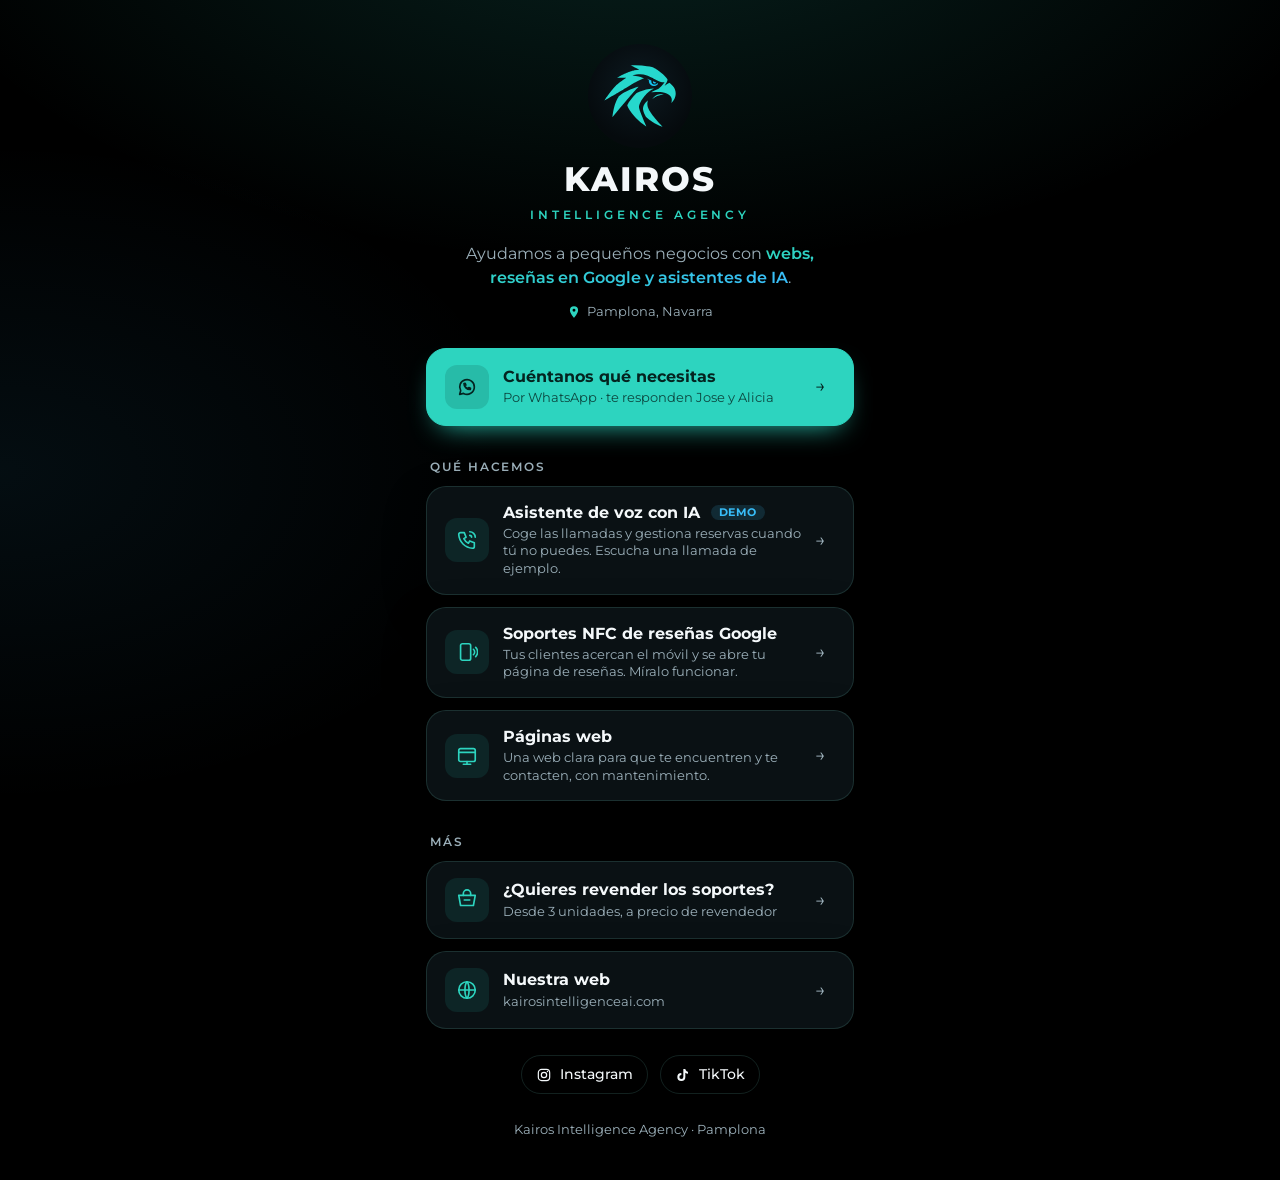
<file: index.html>
<!doctype html>
<html lang="es">
<head>
<meta charset="utf-8">
<meta name="viewport" content="width=device-width,initial-scale=1,viewport-fit=cover">
<title>Kairos · Enlaces</title>
<meta name="robots" content="noindex, nofollow">
<meta name="description" content="Kairos Intelligence Agency, Pamplona: webs, asistentes de voz con IA y soportes NFC de reseñas de Google para pequeños negocios.">
<meta name="theme-color" content="#000000">
<link rel="icon" type="image/svg+xml" href="img/isotipo-aguila.svg">
<link rel="icon" type="image/png" sizes="512x512" href="img/favicon-512.png">
<link rel="apple-touch-icon" href="img/apple-touch-icon.png">
<link rel="preconnect" href="https://fonts.googleapis.com">
<link rel="preconnect" href="https://fonts.gstatic.com" crossorigin>
<link rel="stylesheet" href="https://fonts.googleapis.com/css2?family=Montserrat:wght@400;500;600;700;800&display=swap">
<style>
/* Página de enlaces de la bio. Mismo sistema de diseño que kairosintelligenceai.com. */
:root {
  --bg: #000000;
  --surface: #0A1114;
  --surface-hover: #111B20;
  --ink: #F4F8FA;
  --muted: #9CB0BA;
  --line: rgba(129,230,217,.14);
  --line-hover: rgba(45,212,191,.42);
  --accent: #2DD4BF;
  --accent-hover: #5EEAD4;
  --cyan: #38BDF8;
  --on-accent: #042420;
  --font: "Montserrat", ui-sans-serif, system-ui, -apple-system, "Segoe UI", Roboto, sans-serif;
  color-scheme: dark;
}
* { box-sizing: border-box; }
html, body { min-height: 100%; }
body {
  margin: 0;
  background:
    radial-gradient(90% 50% at 50% -10%, rgba(45,212,191,.16), transparent 65%),
    radial-gradient(60% 40% at 0% 40%, rgba(56,189,248,.07), transparent 70%),
    var(--bg);
  color: var(--ink);
  font-family: var(--font);
  font-size: 16px;
  line-height: 1.5;
}
.page {
  max-width: 460px; margin: 0 auto; display: grid; gap: 26px;
  padding-left: max(16px, env(safe-area-inset-left, 0px));
  padding-right: max(16px, env(safe-area-inset-right, 0px));
  padding-block: 44px 40px;
}

/* Identidad */
.id { display: grid; justify-items: center; gap: 12px; text-align: center; }
.mark {
  position: relative; width: 104px; height: 104px; border-radius: 50%;
  display: grid; place-items: center; overflow: hidden;
  background: radial-gradient(circle at 50% 40%, #0D1A21, #050A0D 70%);
  animation: ring 3.6s ease-in-out infinite;
}
.mark img { width: 72%; height: 72%; object-fit: contain; position: relative; z-index: 1; animation: eagle-in 1s cubic-bezier(.23,1,.32,1) both; }
/* Destello que cruza el águila cada pocos segundos */
.mark::after {
  content: ""; position: absolute; inset: -20%; z-index: 2; pointer-events: none;
  background: linear-gradient(115deg, transparent 42%, rgba(255,255,255,.22) 50%, transparent 58%);
  transform: translateX(-120%); animation: sweep 6s ease-in-out 1.2s infinite;
}
@keyframes ring {
  0%, 100% { box-shadow: 0 0 0 2px rgba(45,212,191,.55), 0 0 0 8px rgba(45,212,191,.10), 0 0 22px rgba(45,212,191,.12); }
  50%      { box-shadow: 0 0 0 2px rgba(45,212,191,.85), 0 0 0 12px rgba(45,212,191,.05), 0 0 40px rgba(56,189,248,.28); }
}
@keyframes eagle-in { from { opacity: 0; transform: translateX(-16px) scale(.88); } to { opacity: 1; transform: none; } }
@keyframes sweep { 0% { transform: translateX(-120%); } 18%, 100% { transform: translateX(120%); } }

h1 { margin: 2px 0 0; font-weight: 800; font-size: 34px; line-height: 1; letter-spacing: .06em; text-transform: uppercase; }
.sub { margin: -2px 0 0; color: var(--accent); font-size: 12px; font-weight: 600; letter-spacing: .32em; text-transform: uppercase; }
.promise { margin: 6px 0 0; color: var(--muted); max-width: 32ch; text-wrap: balance; }
.grad { background: linear-gradient(100deg, var(--accent), var(--cyan)); -webkit-background-clip: text; background-clip: text; color: transparent; font-weight: 600; }
.place { display: inline-flex; align-items: center; gap: 6px; font-size: 13px; color: var(--muted); }
.place svg { width: 14px; height: 14px; color: var(--accent); }

/* Enlaces */
.group { display: grid; gap: 12px; }
.label { margin: 6px 4px -2px; font-size: 12px; font-weight: 600; letter-spacing: .16em; text-transform: uppercase; color: var(--muted); }
.link {
  display: grid; grid-template-columns: 44px minmax(0,1fr) 20px; align-items: center; gap: 14px;
  padding: 16px 18px; border-radius: 20px; text-decoration: none; color: var(--ink);
  background: var(--surface); border: 1px solid var(--line); box-shadow: 0 16px 40px rgba(0,0,0,.35);
  transition: background .2s ease, border-color .2s ease, transform .2s ease;
}
.link:hover { background: var(--surface-hover); border-color: var(--line-hover); transform: translateY(-1px); }
.link:focus-visible, .social a:focus-visible { outline: 2px solid var(--accent); outline-offset: 3px; }
.link.primary { background: var(--accent); border-color: var(--accent); color: var(--on-accent); box-shadow: 0 12px 28px -14px var(--accent); }
.link.primary:hover { background: var(--accent-hover); border-color: var(--accent-hover); }
.link .ico { width: 44px; height: 44px; border-radius: 12px; display: grid; place-items: center; background: rgba(45,212,191,.10); color: var(--accent); }
.link.primary .ico { background: rgba(4,36,32,.14); color: var(--on-accent); }
.link svg { width: 22px; height: 22px; }
.link .txt { min-width: 0; display: grid; gap: 3px; }
.link b { font-weight: 700; font-size: 15.5px; line-height: 1.25; }
.link small { color: var(--muted); font-size: 13px; line-height: 1.35; }
.link.primary small { color: rgba(4,36,32,.8); }
.link .arrow { color: var(--muted); font-size: 18px; }
.link.primary .arrow { color: var(--on-accent); }
.tag { display: inline-block; margin-left: 6px; padding: 1px 8px; border-radius: 999px; font-size: 11px; font-weight: 700; letter-spacing: .04em; vertical-align: 2px; background: rgba(56,189,248,.14); color: var(--cyan); }

.social { display: flex; justify-content: center; gap: 12px; }
.social a {
  display: inline-flex; align-items: center; gap: 8px; padding: 8px 14px; border-radius: 99px;
  border: 1px solid var(--line); color: var(--ink); text-decoration: none; font-size: 14px; font-weight: 500;
}
.social a:hover { border-color: var(--line-hover); }
.social svg { width: 16px; height: 16px; }
footer { text-align: center; color: var(--muted); font-size: 13px; }

@media (prefers-reduced-motion: reduce) {
  .mark, .mark img, .mark::after { animation: none; }
  .mark { box-shadow: 0 0 0 2px rgba(45,212,191,.55), 0 0 0 8px rgba(45,212,191,.10); }
  .link { transition: none; } .link:hover { transform: none; }
}
</style>
</head>
<body>

<main class="page">
  <section class="id">
    <div class="mark"><img src="img/isotipo-aguila.svg" alt="Kairos" width="75" height="65"></div>
    <h1>Kairos</h1>
    <p class="sub">Intelligence Agency</p>
    <p class="promise">Ayudamos a pequeños negocios con <span class="grad">webs, reseñas en Google y asistentes de IA</span>.</p>
    <span class="place"><svg viewBox="0 0 24 24" fill="currentColor" aria-hidden="true"><path d="M12 2a7 7 0 0 0-7 7c0 5.2 7 13 7 13s7-7.8 7-13a7 7 0 0 0-7-7zm0 9.5A2.5 2.5 0 1 1 12 6.5a2.5 2.5 0 0 1 0 5z"/></svg>Pamplona, Navarra</span>
  </section>

  <!-- WhatsApp de Jose: +34 641 19 60 65. El texto tras ?text= es el mensaje que aparece ya escrito. -->
  <a class="link primary" href="https://wa.me/34641196065?text=Hola%2C%20quer%C3%ADa%20contaros%20lo%20que%20necesita%20mi%20negocio" target="_blank" rel="noopener">
    <span class="ico"><svg viewBox="0 0 24 24" fill="none" stroke="currentColor" stroke-width="1.8" stroke-linecap="round" stroke-linejoin="round" aria-hidden="true"><path d="M20 12a8 8 0 0 1-11.8 7L4 20l1.1-4A8 8 0 1 1 20 12z"/><path d="M9 9.5c.3 1.8 2 3.6 3.8 4.2l1.2-1.1 1.8.8-.3 1.3c-3.4.4-7-3.1-6.8-6.5L10 8l.8 1.8z"/></svg></span>
    <span class="txt"><b>Cuéntanos qué necesitas</b><small>Por WhatsApp · te responden Jose y Alicia</small></span>
    <span class="arrow" aria-hidden="true">→</span>
  </a>

  <nav class="group" aria-label="Qué hacemos">
    <p class="label">Qué hacemos</p>

    <a class="link" href="https://kairosintelligenceai.com/reserva-recuperada.html" target="_blank" rel="noopener">
      <span class="ico"><svg viewBox="0 0 24 24" fill="none" stroke="currentColor" stroke-width="1.8" stroke-linecap="round" stroke-linejoin="round" aria-hidden="true"><path d="M5 4h4l2 5-2.5 1.5a11 11 0 0 0 5 5L15 13l5 2v4a2 2 0 0 1-2 2A16 16 0 0 1 3 6a2 2 0 0 1 2-2z"/><path d="M15 3a6 6 0 0 1 6 6M15 7a2 2 0 0 1 2 2"/></svg></span>
      <span class="txt"><b>Asistente de voz con IA <span class="tag">DEMO</span></b><small>Coge las llamadas y gestiona reservas cuando tú no puedes. Escucha una llamada de ejemplo.</small></span>
      <span class="arrow" aria-hidden="true">→</span>
    </a>

    <a class="link" href="stands-nfc.html">
      <span class="ico"><svg viewBox="0 0 24 24" fill="none" stroke="currentColor" stroke-width="1.8" stroke-linecap="round" stroke-linejoin="round" aria-hidden="true"><rect x="5" y="3" width="11" height="18" rx="2"/><path d="M19 9a4 4 0 0 1 0 6M21.5 7a7 7 0 0 1 0 10"/></svg></span>
      <span class="txt"><b>Soportes NFC de reseñas Google</b><small>Tus clientes acercan el móvil y se abre tu página de reseñas. Míralo funcionar.</small></span>
      <span class="arrow" aria-hidden="true">→</span>
    </a>

    <a class="link" href="https://kairosintelligenceai.com/webs.html" target="_blank" rel="noopener">
      <span class="ico"><svg viewBox="0 0 24 24" fill="none" stroke="currentColor" stroke-width="1.8" stroke-linecap="round" stroke-linejoin="round" aria-hidden="true"><rect x="3" y="4" width="18" height="14" rx="2"/><path d="M3 8h18M8 21h8M12 18v3"/></svg></span>
      <span class="txt"><b>Páginas web</b><small>Una web clara para que te encuentren y te contacten, con mantenimiento.</small></span>
      <span class="arrow" aria-hidden="true">→</span>
    </a>
  </nav>

  <nav class="group" aria-label="Más">
    <p class="label">Más</p>

    <a class="link" href="reventa.html">
      <span class="ico"><svg viewBox="0 0 24 24" fill="none" stroke="currentColor" stroke-width="1.8" stroke-linecap="round" stroke-linejoin="round" aria-hidden="true"><path d="M3 7h18l-2 11H5z"/><path d="M8 7V5a4 4 0 0 1 8 0v2"/><path d="M9 12h6"/></svg></span>
      <span class="txt"><b>¿Quieres revender los soportes?</b><small>Desde 3 unidades, a precio de revendedor</small></span>
      <span class="arrow" aria-hidden="true">→</span>
    </a>

    <a class="link" href="https://kairosintelligenceai.com/" target="_blank" rel="noopener">
      <span class="ico"><svg viewBox="0 0 24 24" fill="none" stroke="currentColor" stroke-width="1.8" stroke-linecap="round" stroke-linejoin="round" aria-hidden="true"><circle cx="12" cy="12" r="9"/><path d="M3 12h18M12 3c3 3.2 3 14.8 0 18M12 3c-3 3.2-3 14.8 0 18"/></svg></span>
      <span class="txt"><b>Nuestra web</b><small>kairosintelligenceai.com</small></span>
      <span class="arrow" aria-hidden="true">→</span>
    </a>
  </nav>

  <div class="social">
    <a href="https://www.instagram.com/kairos.intelligencia/" target="_blank" rel="noopener">
      <svg viewBox="0 0 24 24" fill="none" stroke="currentColor" stroke-width="1.8" aria-hidden="true"><rect x="3.5" y="3.5" width="17" height="17" rx="5"/><circle cx="12" cy="12" r="4"/><circle cx="17.2" cy="6.8" r="1" fill="currentColor" stroke="none"/></svg>
      Instagram
    </a>
    <a href="https://www.tiktok.com/@kairos.intelligen" target="_blank" rel="noopener">
      <svg viewBox="0 0 24 24" fill="currentColor" aria-hidden="true"><path d="M15.5 3c.3 2.2 1.8 3.8 4 4v3a7.4 7.4 0 0 1-4-1.3V15a6 6 0 1 1-6-6v3.1a3 3 0 1 0 3 2.9V3z"/></svg>
      TikTok
    </a>
  </div>

  <footer>Kairos Intelligence Agency · Pamplona</footer>
</main>

</body>
</html>
</file>
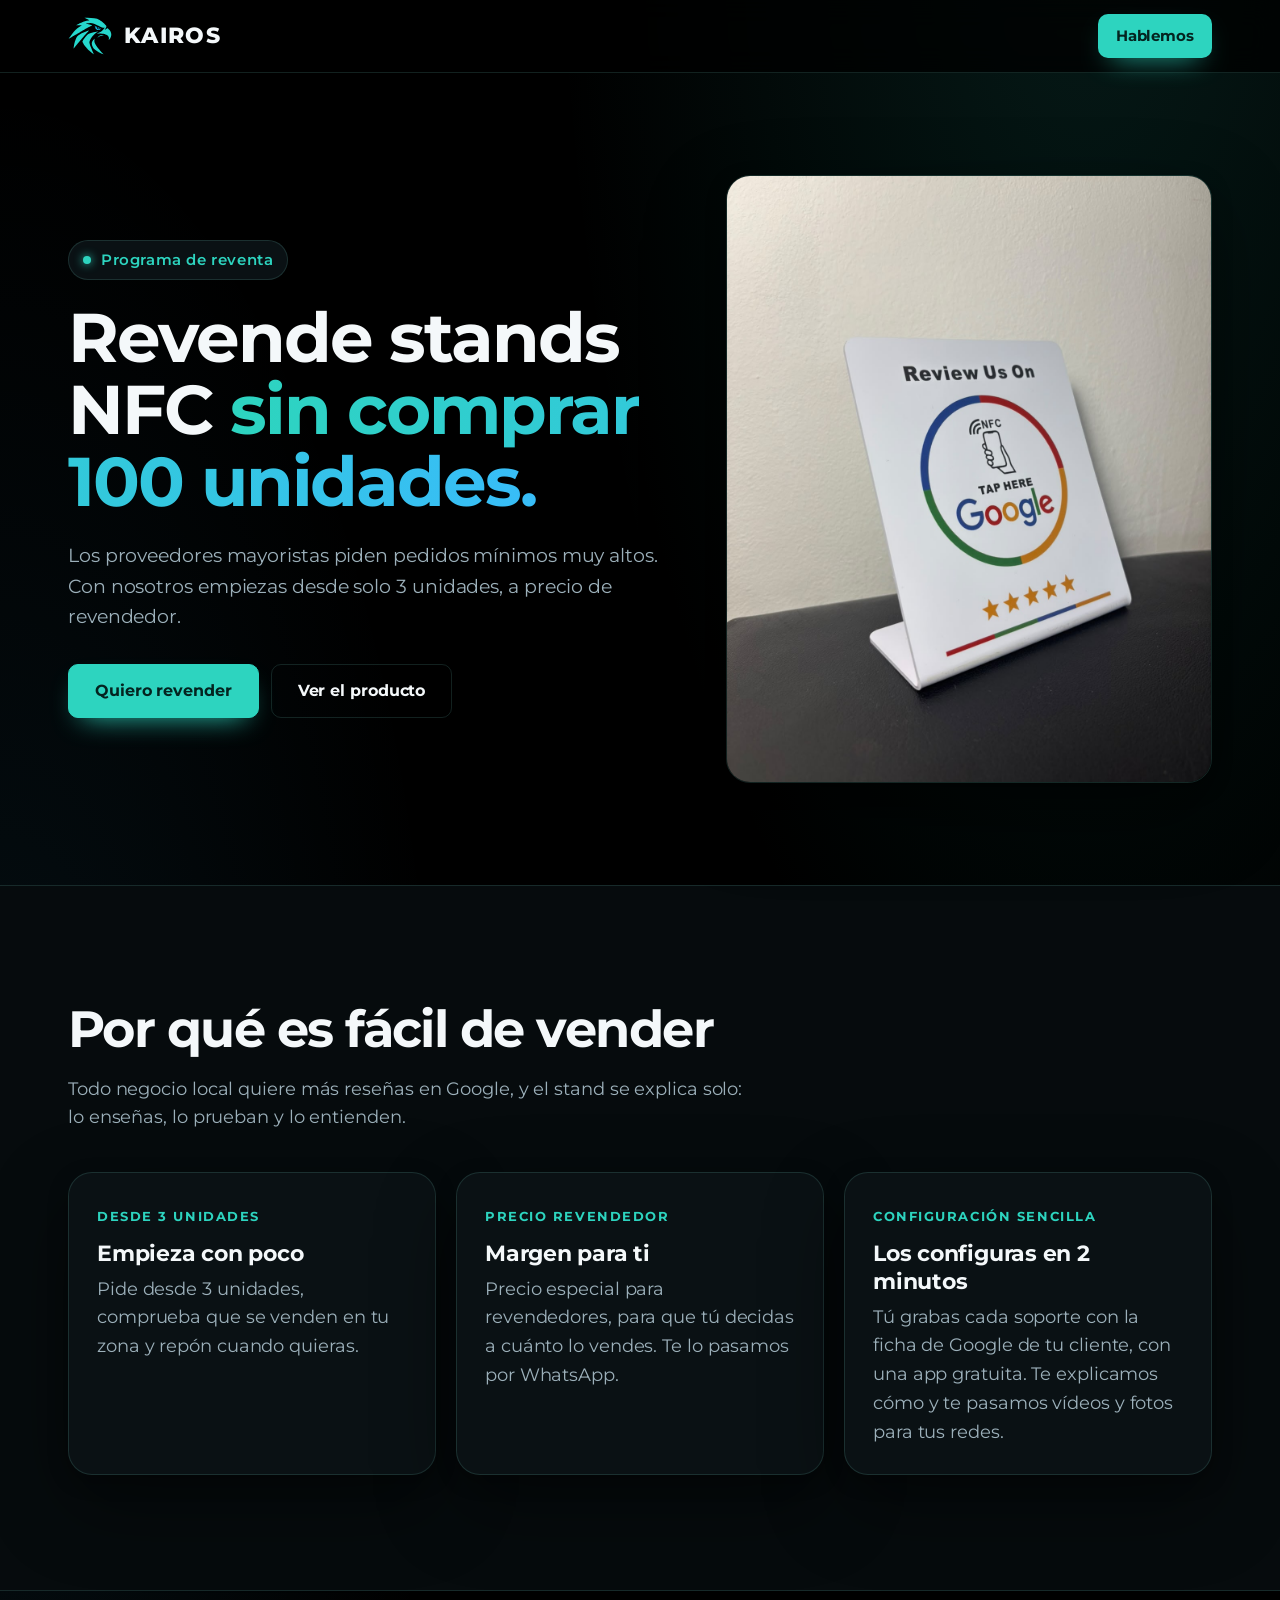
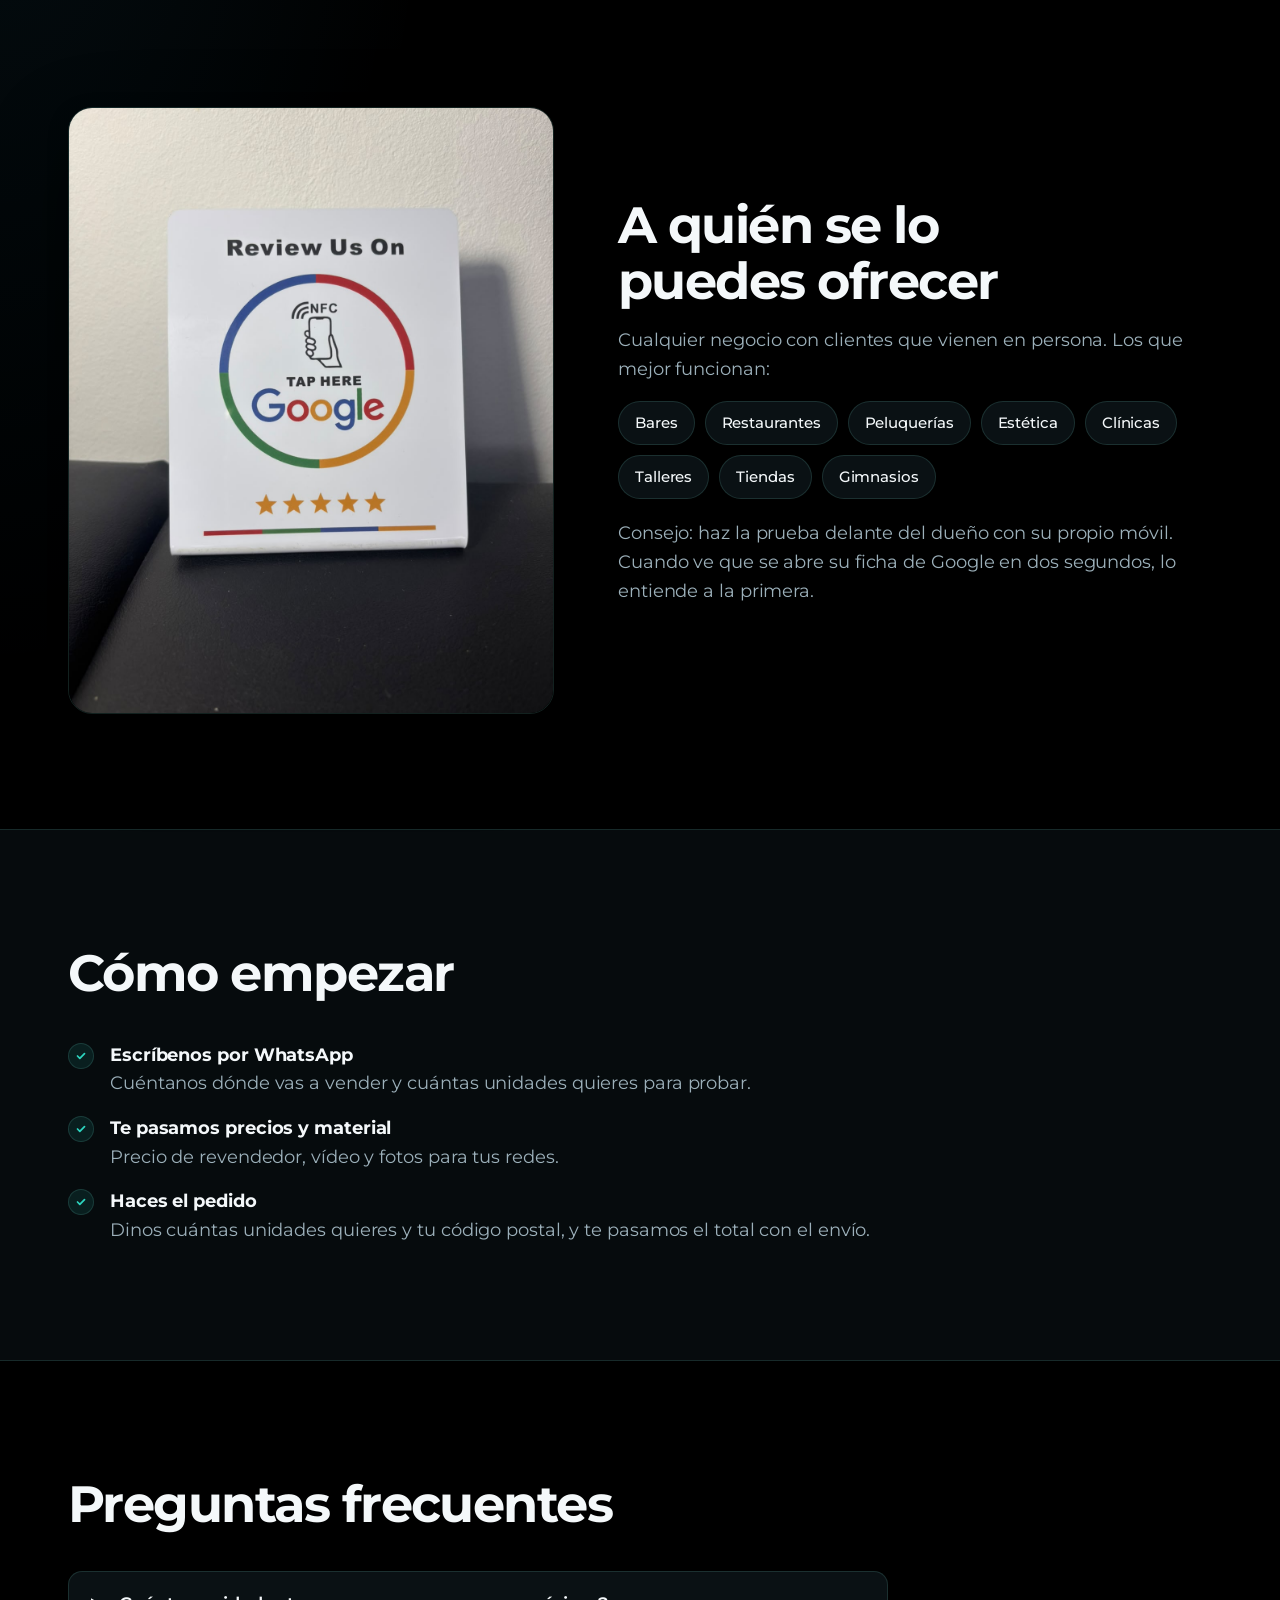
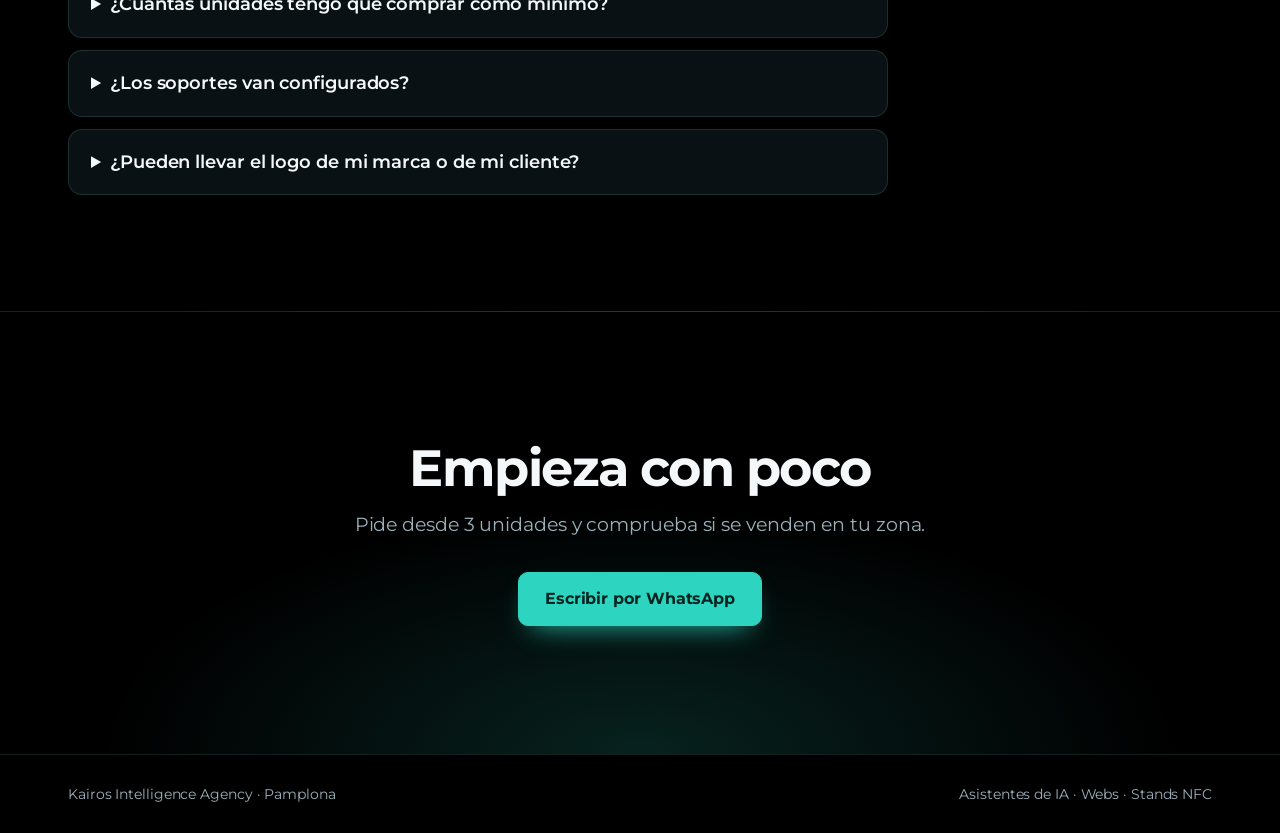
<file: reventa.html>
<!doctype html>
<html lang="es">
<head>
<meta charset="utf-8">
<meta name="viewport" content="width=device-width,initial-scale=1,viewport-fit=cover">
<meta name="robots" content="noindex, nofollow">
<title>Revende soportes NFC desde 3 unidades · Kairos</title>
<meta name="description" content="Revende soportes NFC de reseñas de Google desde 3 unidades, a precio de revendedor. Te explicamos cómo configurarlos y te damos vídeo y fotos para venderlos.">
<link rel="icon" type="image/svg+xml" href="img/isotipo-aguila.svg">
<link rel="icon" type="image/png" sizes="512x512" href="img/favicon-512.png">
<link rel="apple-touch-icon" href="img/apple-touch-icon.png">
<link rel="preconnect" href="https://fonts.googleapis.com">
<link rel="preconnect" href="https://fonts.gstatic.com" crossorigin>
<link rel="stylesheet" href="https://fonts.googleapis.com/css2?family=Montserrat:wght@400;500;600;700;800&display=swap">
<link rel="stylesheet" href="styles.css">
</head>
<body>

<header class="barra">
  <div class="contenedor">
    <a class="marca" href="index.html"><img src="img/isotipo-aguila.svg" alt="" width="44" height="38">Kairos</a>
    <a class="volver" href="https://wa.me/34641196065?text=Hola%2C%20quer%C3%ADa%20m%C3%A1s%20informaci%C3%B3n%20acerca%20de%20Kairos" target="_blank" rel="noopener">Hablemos</a>
  </div>
</header>

<!-- PORTADA -->
<section class="portada">
  <div class="contenedor">
    <div>
      <span class="etiqueta">Programa de reventa</span>
      <h1>Revende stands NFC <span class="degradado">sin comprar 100 unidades.</span></h1>
      <p class="entradilla">Los proveedores mayoristas piden pedidos mínimos muy altos. Con nosotros empiezas desde solo 3 unidades, a precio de revendedor.</p>
      <div class="botones">
        <a class="boton" href="https://wa.me/34641196065?text=Hola%2C%20quer%C3%ADa%20m%C3%A1s%20informaci%C3%B3n%20acerca%20de%20revender%20los%20stands%20NFC" target="_blank" rel="noopener">Quiero revender</a>
        <a class="boton secundario" href="stands-nfc.html">Ver el producto</a>
      </div>
    </div>
    <img src="img/stand-lateral.jpg" alt="Stand NFC de reseñas Google de Kairos">
  </div>
</section>

<!-- POR QUÉ REVENDERLO -->
<section class="seccion clara">
  <div class="contenedor">
    <div class="cabecera-seccion">
      <h2>Por qué es fácil de vender</h2>
      <p class="gris">Todo negocio local quiere más reseñas en Google, y el stand se explica solo: lo enseñas, lo prueban y lo entienden.</p>
    </div>
    <div class="pasos">
      <div class="paso">
        <span class="num">DESDE 3 UNIDADES</span>
        <h3>Empieza con poco</h3>
        <p>Pide desde 3 unidades, comprueba que se venden en tu zona y repón cuando quieras.</p>
      </div>
      <div class="paso">
        <span class="num">PRECIO REVENDEDOR</span>
        <h3>Margen para ti</h3>
        <p>Precio especial para revendedores, para que tú decidas a cuánto lo vendes. Te lo pasamos por WhatsApp.</p>
      </div>
      <div class="paso">
        <span class="num">CONFIGURACIÓN SENCILLA</span>
        <h3>Los configuras en 2 minutos</h3>
        <p>Tú grabas cada soporte con la ficha de Google de tu cliente, con una app gratuita. Te explicamos cómo y te pasamos vídeos y fotos para tus redes.</p>
      </div>
    </div>
  </div>
</section>

<!-- A QUIÉN SE LO PUEDES VENDER -->
<section class="seccion">
  <div class="contenedor dos-columnas">
    <img src="img/stand-frontal.jpg" alt="Stand NFC de reseñas Google, vista frontal">
    <div>
      <h2>A quién se lo puedes ofrecer</h2>
      <p class="gris">Cualquier negocio con clientes que vienen en persona. Los que mejor funcionan:</p>
      <div class="negocios">
        <span>Bares</span><span>Restaurantes</span><span>Peluquerías</span><span>Estética</span><span>Clínicas</span><span>Talleres</span><span>Tiendas</span><span>Gimnasios</span>
      </div>
      <p class="gris" style="margin-top:20px">Consejo: haz la prueba delante del dueño con su propio móvil. Cuando ve que se abre su ficha de Google en dos segundos, lo entiende a la primera.</p>
    </div>
  </div>
</section>

<!-- CÓMO EMPEZAR -->
<section class="seccion clara">
  <div class="contenedor">
    <div class="cabecera-seccion"><h2>Cómo empezar</h2></div>
    <ul class="lista">
      <li><span><b>Escríbenos por WhatsApp</b><span class="gris">Cuéntanos dónde vas a vender y cuántas unidades quieres para probar.</span></span></li>
      <li><span><b>Te pasamos precios y material</b><span class="gris">Precio de revendedor, vídeo y fotos para tus redes.</span></span></li>
      <li><span><b>Haces el pedido</b><span class="gris">Dinos cuántas unidades quieres y tu código postal, y te pasamos el total con el envío.</span></span></li>
    </ul>
  </div>
</section>

<!-- PREGUNTAS FRECUENTES -->
<section class="seccion">
  <div class="contenedor">
    <div class="cabecera-seccion"><h2>Preguntas frecuentes</h2></div>
    <div class="preguntas">
      <details>
        <summary>¿Cuántas unidades tengo que comprar como mínimo?</summary>
        <p>El pedido mínimo es de 3 unidades. Así puedes empezar con poco y reponer las que necesites.</p>
      </details>
      <details>
        <summary>¿Los soportes van configurados?</summary>
        <p>No: la configuración la haces tú, para que cada soporte abra la ficha de Google del negocio al que se lo vendes. Se hace en 2 minutos con una app gratuita y te explicamos cómo.</p>
      </details>
      <details>
        <summary>¿Pueden llevar el logo de mi marca o de mi cliente?</summary>
        <p>Sí, pero con presupuesto aparte: el fabricante pide un mínimo de 50 unidades para imprimir un logo. Escríbenos y lo vemos.</p>
      </details>
    </div>
  </div>
</section>

<!-- LLAMADA FINAL -->
<section class="llamada">
  <div class="contenedor">
    <h2>Empieza con poco</h2>
    <p class="entradilla">Pide desde 3 unidades y comprueba si se venden en tu zona.</p>
    <div class="botones">
      <a class="boton" href="https://wa.me/34641196065?text=Hola%2C%20quer%C3%ADa%20m%C3%A1s%20informaci%C3%B3n%20acerca%20de%20revender%20los%20stands%20NFC" target="_blank" rel="noopener">Escribir por WhatsApp</a>
    </div>
  </div>
</section>

<footer class="pie">
  <div class="contenedor">
    <span>Kairos Intelligence Agency · Pamplona</span>
    <span>Asistentes de IA · Webs · Stands NFC</span>
  </div>
</footer>

</body>
</html>
</file>
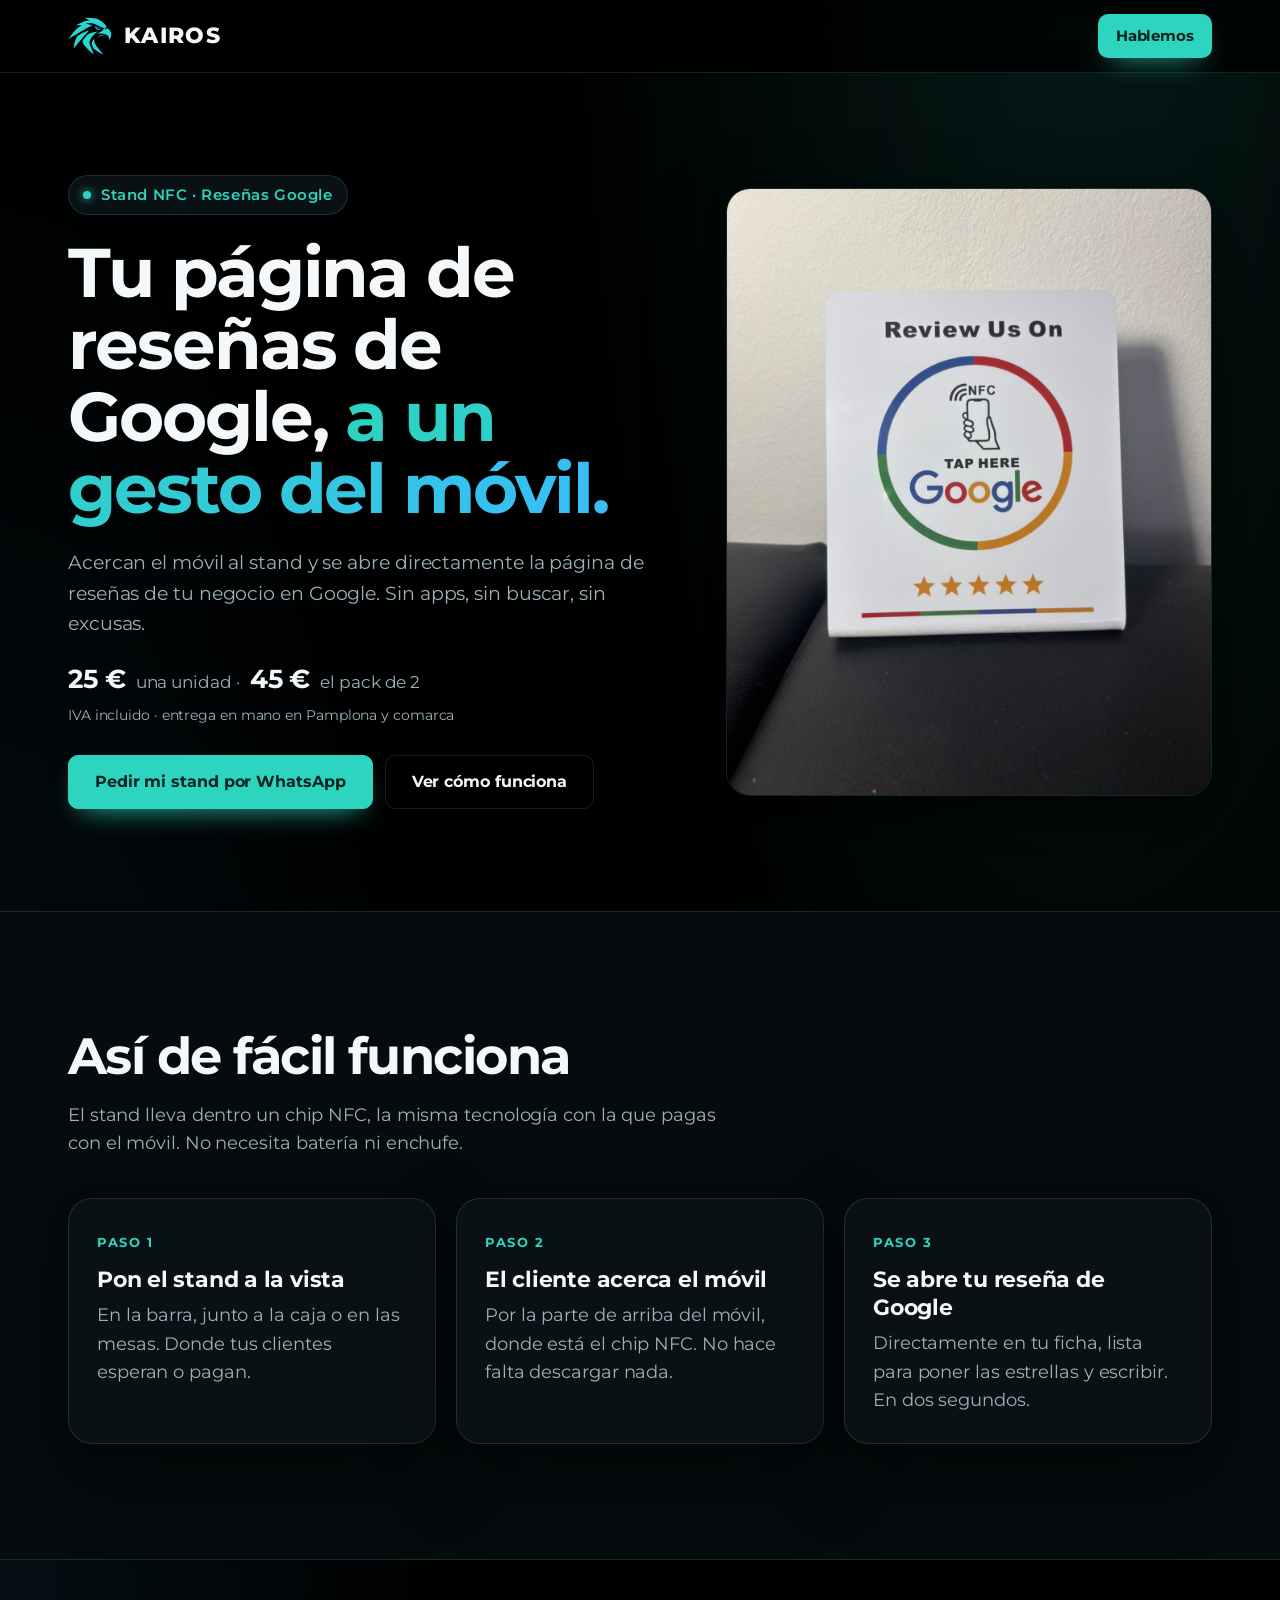
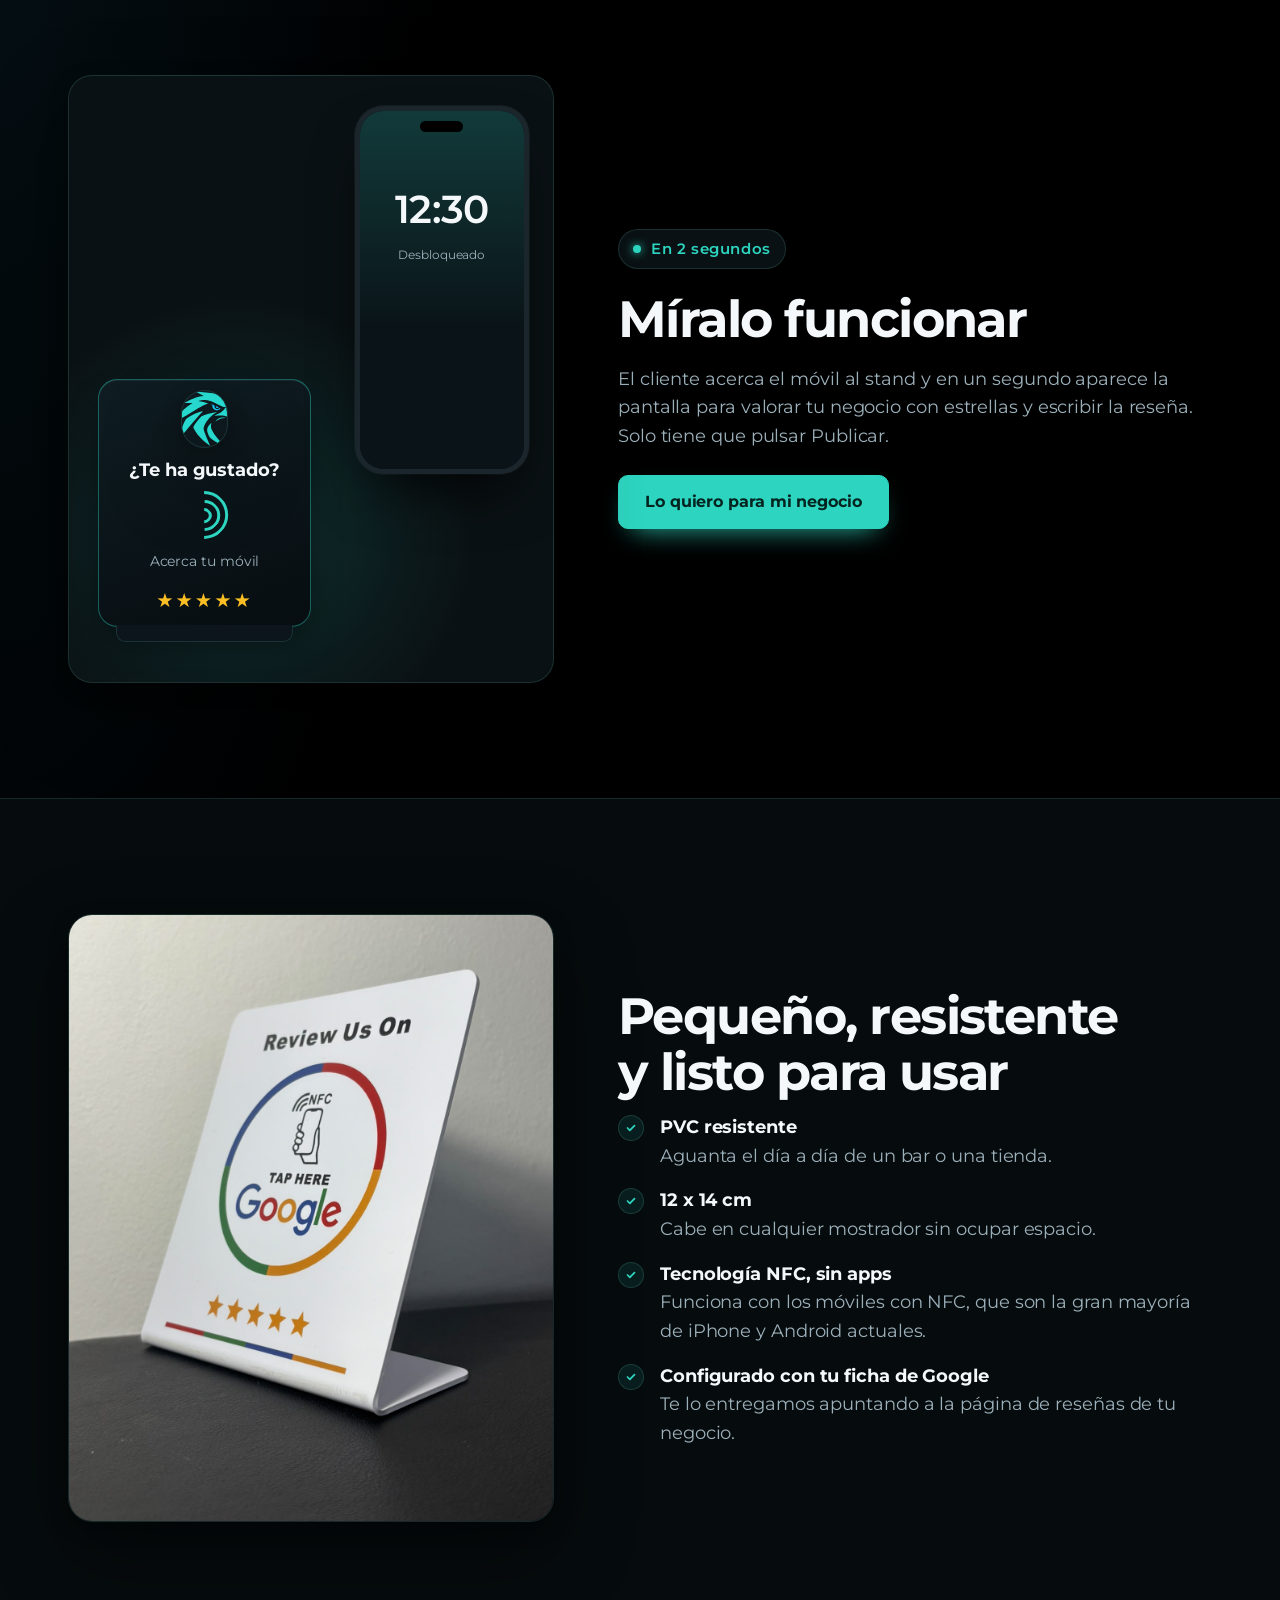
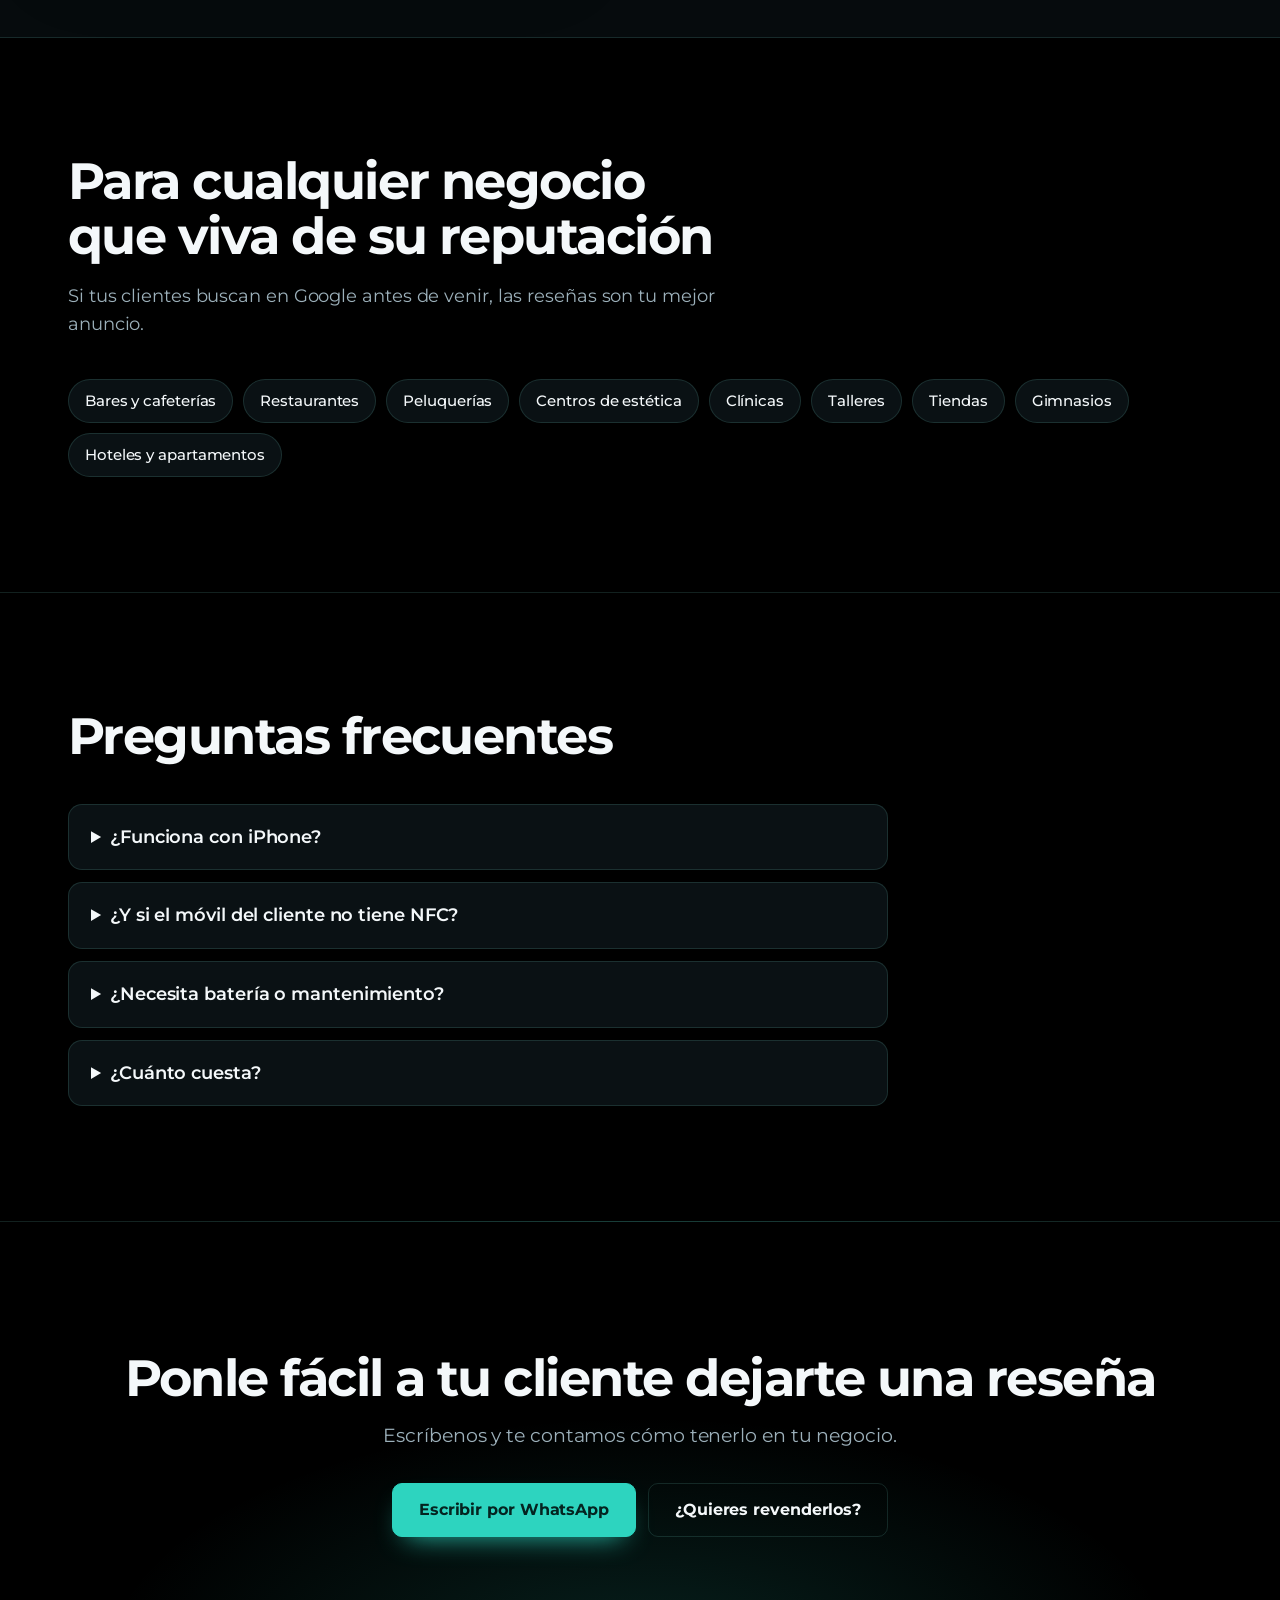
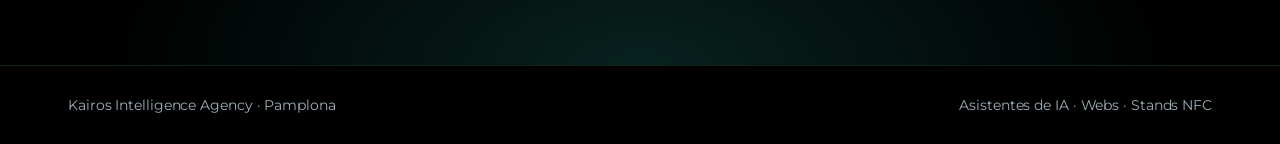
<file: stands-nfc.html>
<!doctype html>
<html lang="es">
<head>
<meta charset="utf-8">
<meta name="viewport" content="width=device-width,initial-scale=1,viewport-fit=cover">
<meta name="robots" content="noindex, nofollow">
<title>Stands NFC de reseñas Google · Kairos</title>
<meta name="description" content="Stand NFC para conseguir reseñas en Google: tus clientes acercan el móvil y la reseña se abre al instante. Sin apps.">
<link rel="icon" type="image/svg+xml" href="img/isotipo-aguila.svg">
<link rel="icon" type="image/png" sizes="512x512" href="img/favicon-512.png">
<link rel="apple-touch-icon" href="img/apple-touch-icon.png">
<link rel="preconnect" href="https://fonts.googleapis.com">
<link rel="preconnect" href="https://fonts.gstatic.com" crossorigin>
<link rel="stylesheet" href="https://fonts.googleapis.com/css2?family=Montserrat:wght@400;500;600;700;800&display=swap">
<link rel="stylesheet" href="styles.css">
</head>
<body>

<header class="barra">
  <div class="contenedor">
    <a class="marca" href="index.html"><img src="img/isotipo-aguila.svg" alt="" width="44" height="38">Kairos</a>
    <a class="volver" href="https://wa.me/34641196065?text=Hola%2C%20quer%C3%ADa%20m%C3%A1s%20informaci%C3%B3n%20acerca%20de%20Kairos" target="_blank" rel="noopener">Hablemos</a>
  </div>
</header>

<!-- PORTADA: el título y la foto principal -->
<section class="portada">
  <div class="contenedor">
    <div>
      <span class="etiqueta">Stand NFC · Reseñas Google</span>
      <h1>Tu página de reseñas de Google, <span class="degradado">a un gesto del móvil.</span></h1>
      <p class="entradilla">Acercan el móvil al stand y se abre directamente la página de reseñas de tu negocio en Google. Sin apps, sin buscar, sin excusas.</p>
      <p class="precio"><b>25 €</b> una unidad · <b>45 €</b> el pack de 2 <span>IVA incluido · entrega en mano en Pamplona y comarca</span></p>
      <div class="botones">
        <a class="boton" href="https://wa.me/34641196065?text=Hola%2C%20quer%C3%ADa%20m%C3%A1s%20informaci%C3%B3n%20acerca%20de%20los%20stands%20NFC%20de%20rese%C3%B1as" target="_blank" rel="noopener">Pedir mi stand por WhatsApp</a>
        <a class="boton secundario" href="#como-funciona">Ver cómo funciona</a>
      </div>
    </div>
    <img src="img/stand-frontal.jpg" alt="Stand NFC de reseñas Google de Kairos, vista frontal">
  </div>
</section>

<!-- CÓMO FUNCIONA: los tres pasos -->
<section class="seccion clara" id="como-funciona">
  <div class="contenedor">
    <div class="cabecera-seccion">
      <h2>Así de fácil funciona</h2>
      <p class="gris">El stand lleva dentro un chip NFC, la misma tecnología con la que pagas con el móvil. No necesita batería ni enchufe.</p>
    </div>
    <div class="pasos">
      <div class="paso">
        <span class="num">PASO 1</span>
        <h3>Pon el stand a la vista</h3>
        <p>En la barra, junto a la caja o en las mesas. Donde tus clientes esperan o pagan.</p>
      </div>
      <div class="paso">
        <span class="num">PASO 2</span>
        <h3>El cliente acerca el móvil</h3>
        <p>Por la parte de arriba del móvil, donde está el chip NFC. No hace falta descargar nada.</p>
      </div>
      <div class="paso">
        <span class="num">PASO 3</span>
        <h3>Se abre tu reseña de Google</h3>
        <p>Directamente en tu ficha, lista para poner las estrellas y escribir. En dos segundos.</p>
      </div>
    </div>
  </div>
</section>

<!-- ANIMACIÓN: el móvil se acerca al stand y se abre la reseña (todo en CSS, en styles.css) -->
<section class="seccion">
  <div class="contenedor dos-columnas">
    <div class="demo" role="img" aria-label="Animación: un móvil se acerca al stand, se abre la pantalla de reseña, se marcan cinco estrellas y se publica">
      <div class="demo-stand">
        <img src="img/isotipo-aguila.svg" alt="" width="40" height="34">
        <b>¿Te ha gustado?</b>
        <span class="demo-nfc"><i></i><i></i><i></i></span>
        <small>Acerca tu móvil</small>
        <span class="demo-estrellas">★★★★★</span>
      </div>
      <div class="demo-ondas"><i></i><i></i></div>
      <div class="demo-movil">
        <div class="demo-bloqueo"><b>12:30</b><span>Desbloqueado</span></div>
        <div class="demo-resena">
          <div class="demo-ficha"><i></i><span><b>Tu negocio</b><small>Escribe una reseña</small></span></div>
          <div class="demo-votos"><i>★</i><i>★</i><i>★</i><i>★</i><i>★</i></div>
          <div class="demo-texto"><span>¡Muy buena atención!</span></div>
          <div class="demo-publicar">Publicar</div>
          <div class="demo-hecho"><i>✓</i>¡Reseña publicada!</div>
        </div>
      </div>
    </div>
    <div>
      <span class="etiqueta">En 2 segundos</span>
      <h2>Míralo funcionar</h2>
      <p class="gris">El cliente acerca el móvil al stand y en un segundo aparece la pantalla para valorar tu negocio con estrellas y escribir la reseña. Solo tiene que pulsar Publicar.</p>
      <div class="botones" style="margin-top:24px">
        <a class="boton" href="https://wa.me/34641196065?text=Hola%2C%20quer%C3%ADa%20m%C3%A1s%20informaci%C3%B3n%20acerca%20de%20los%20stands%20NFC%20de%20rese%C3%B1as" target="_blank" rel="noopener">Lo quiero para mi negocio</a>
      </div>
    </div>
  </div>
</section>

<!-- CARACTERÍSTICAS DEL PRODUCTO -->
<section class="seccion clara">
  <div class="contenedor dos-columnas">
    <img src="img/stand-perfil.jpg" alt="Stand NFC de reseñas Google visto de lado, con su base de apoyo">
    <div>
      <h2>Pequeño, resistente y listo para usar</h2>
      <ul class="lista">
        <li><span><b>PVC resistente</b><span class="gris">Aguanta el día a día de un bar o una tienda.</span></span></li>
        <li><span><b>12 x 14 cm</b><span class="gris">Cabe en cualquier mostrador sin ocupar espacio.</span></span></li>
        <li><span><b>Tecnología NFC, sin apps</b><span class="gris">Funciona con los móviles con NFC, que son la gran mayoría de iPhone y Android actuales.</span></span></li>
        <li><span><b>Configurado con tu ficha de Google</b><span class="gris">Te lo entregamos apuntando a la página de reseñas de tu negocio.</span></span></li>
      </ul>
    </div>
  </div>
</section>

<!-- PARA QUIÉN ES -->
<section class="seccion">
  <div class="contenedor">
    <div class="cabecera-seccion">
      <h2>Para cualquier negocio que viva de su reputación</h2>
      <p class="gris">Si tus clientes buscan en Google antes de venir, las reseñas son tu mejor anuncio.</p>
    </div>
    <div class="negocios">
      <span>Bares y cafeterías</span><span>Restaurantes</span><span>Peluquerías</span><span>Centros de estética</span><span>Clínicas</span><span>Talleres</span><span>Tiendas</span><span>Gimnasios</span><span>Hoteles y apartamentos</span>
    </div>
  </div>
</section>

<!-- PREGUNTAS FRECUENTES: edita las respuestas si hace falta -->
<section class="seccion" style="border-top:1px solid var(--linea)">
  <div class="contenedor">
    <div class="cabecera-seccion"><h2>Preguntas frecuentes</h2></div>
    <div class="preguntas">
      <details>
        <summary>¿Funciona con iPhone?</summary>
        <p>Sí, funciona con casi todos los móviles actuales. En algunos Android hay que activar el NFC en ajustes.</p>
      </details>
      <details>
        <summary>¿Y si el móvil del cliente no tiene NFC?</summary>
        <p>Es poco común hoy en día: la gran mayoría de móviles actuales tienen NFC.</p>
      </details>
      <details>
        <summary>¿Necesita batería o mantenimiento?</summary>
        <p>No. El chip se alimenta con la energía del propio móvil al acercarlo, así que no lleva batería ni hay que cargarlo nunca.</p>
      </details>
      <details>
        <summary>¿Cuánto cuesta?</summary>
        <p>25 € una unidad o 45 € el pack de 2, IVA incluido. Te lo entregamos configurado con tu ficha de Google, probado y en mano en Pamplona y comarca. Un solo pago, sin cuotas.</p>
      </details>
    </div>
  </div>
</section>

<!-- LLAMADA FINAL -->
<section class="llamada">
  <div class="contenedor">
    <h2>Ponle fácil a tu cliente dejarte una reseña</h2>
    <p class="entradilla">Escríbenos y te contamos cómo tenerlo en tu negocio.</p>
    <div class="botones">
      <a class="boton" href="https://wa.me/34641196065?text=Hola%2C%20quer%C3%ADa%20m%C3%A1s%20informaci%C3%B3n%20acerca%20de%20los%20stands%20NFC%20de%20rese%C3%B1as" target="_blank" rel="noopener">Escribir por WhatsApp</a>
      <a class="boton secundario" href="reventa.html">¿Quieres revenderlos?</a>
    </div>
  </div>
</section>

<footer class="pie">
  <div class="contenedor">
    <span>Kairos Intelligence Agency · Pamplona</span>
    <span>Asistentes de IA · Webs · Stands NFC</span>
  </div>
</footer>

</body>
</html>
</file>
<file: styles.css>
/* Estilos compartidos de las páginas de Kairos (stands-nfc.html y reventa.html).
   Copian el sistema de diseño de la web principal (kairos-cdi.pages.dev):
   mismos colores, fuente, radios, bordes y sombras. */
:root {
  --fondo: #000000;
  --superficie: #0A1114;
  --superficie-suave: #060B0D;
  --superficie-alta: #111B20;
  --texto: #F4F8FA;
  --gris: #9CB0BA;
  --linea: rgba(129, 230, 217, 0.14);
  --linea-hover: rgba(45, 212, 191, 0.42);
  --acento: #2DD4BF;
  --acento-hover: #5EEAD4;
  --acento-suave: rgba(45, 212, 191, 0.10);
  --cian: #38BDF8;
  --sobre-acento: #042420;
  --degradado: linear-gradient(100deg, #2DD4BF 0%, #38BDF8 100%);
  --sombra-lg: 0 30px 80px rgba(0, 0, 0, 0.45), 0 6px 20px rgba(0, 0, 0, 0.25);
  --radio-lg: 24px;
  --radio-md: 20px;
  --radio-sm: 14px;
  --fuente: "Montserrat", ui-sans-serif, system-ui, -apple-system, "Segoe UI", Roboto, sans-serif;
  --ease: cubic-bezier(0.22, 0.61, 0.36, 1);
  color-scheme: dark;
}
* { box-sizing: border-box; }
html { scroll-behavior: smooth; }
body {
  margin: 0;
  background:
    radial-gradient(60% 50% at 85% -5%, rgba(45, 212, 191, 0.13), transparent 70%),
    radial-gradient(50% 40% at 0% 30%, rgba(56, 189, 248, 0.08), transparent 70%),
    var(--fondo);
  color: var(--texto);
  font-family: var(--fuente);
  font-size: clamp(1rem, 1.4vw, 1.125rem);
  line-height: 1.6;
  letter-spacing: -0.005em;
}
img, video { max-width: 100%; display: block; }
a { color: inherit; }
.contenedor {
  max-width: 1240px; margin: 0 auto;
  padding-left: max(clamp(20px, 4vw, 48px), env(safe-area-inset-left, 0px));
  padding-right: max(clamp(20px, 4vw, 48px), env(safe-area-inset-right, 0px));
}

/* Barra superior, como la cabecera de la web principal */
.barra { position: sticky; top: 0; z-index: 10; background: rgba(0, 0, 0, 0.78); backdrop-filter: blur(14px); -webkit-backdrop-filter: blur(14px); border-bottom: 1px solid var(--linea); }
.barra .contenedor { display: flex; align-items: center; justify-content: space-between; gap: 16px; min-height: 72px; }
.marca { display: inline-flex; align-items: center; gap: 12px; text-decoration: none; font-weight: 800; font-size: 22px; letter-spacing: .06em; text-transform: uppercase; }
.marca img { width: 44px; height: auto; }
.volver { display: inline-flex; align-items: center; min-height: 44px; padding: 0 18px; border-radius: 10px; font-weight: 700; font-size: 15px; text-decoration: none; background: var(--acento); color: var(--sobre-acento); box-shadow: 0 12px 28px -14px var(--acento); transition: background .18s var(--ease); }
.volver:hover { background: var(--acento-hover); }

/* Portada */
.portada { padding-block: clamp(48px, 8vw, 104px) clamp(56px, 8vw, 112px); }
.portada .contenedor { display: grid; grid-template-columns: 1.1fr .9fr; gap: clamp(32px, 5vw, 72px); align-items: center; }
.etiqueta { display: inline-flex; align-items: center; gap: 10px; padding: 7px 14px; border-radius: 999px; background: var(--superficie); border: 1px solid var(--linea); color: var(--acento); font-size: 15px; font-weight: 600; letter-spacing: .04em; margin-bottom: 22px; }
.etiqueta::before { content: ""; width: 8px; height: 8px; border-radius: 50%; background: var(--acento); box-shadow: 0 0 10px var(--acento); }
h1 { font-weight: 700; font-size: clamp(2.4rem, 5.4vw, 4.4rem); line-height: 1.04; margin: 0 0 22px; letter-spacing: -0.03em; text-wrap: balance; }
h2 { font-weight: 700; font-size: clamp(2rem, 4vw, 3.2rem); line-height: 1.08; margin: 0 0 14px; letter-spacing: -0.03em; text-wrap: balance; }
h3 { font-weight: 700; font-size: clamp(1.15rem, 2vw, 1.4rem); line-height: 1.25; margin: 0 0 8px; letter-spacing: -0.01em; }
.degradado { background: var(--degradado); -webkit-background-clip: text; background-clip: text; color: transparent; }
.entradilla { color: var(--gris); font-size: clamp(1.05rem, 1.5vw, 1.2rem); max-width: 48ch; margin: 0 0 32px; }
.portada img { border-radius: var(--radio-lg); aspect-ratio: 4 / 5; object-fit: cover; width: 100%; border: 1px solid var(--linea); box-shadow: var(--sombra-lg); }

/* Botones */
.botones { display: flex; flex-wrap: wrap; gap: 12px; }
.boton { display: inline-flex; align-items: center; justify-content: center; gap: 10px; min-height: 54px; padding: 0 26px; border-radius: 10px; font-weight: 700; font-size: 1rem; text-decoration: none; background: var(--acento); color: var(--sobre-acento); border: 1px solid var(--acento); box-shadow: 0 12px 28px -14px var(--acento); transition: background .18s var(--ease), border-color .18s var(--ease), transform .18s var(--ease); }
.boton:hover { background: var(--acento-hover); border-color: var(--acento-hover); transform: translateY(-1px); }
.boton.secundario { background: transparent; color: var(--texto); border-color: var(--linea); box-shadow: none; }
.boton.secundario:hover { border-color: var(--linea-hover); background: var(--acento-suave); }
.boton:focus-visible, .volver:focus-visible, .marca:focus-visible, summary:focus-visible { outline: 2px solid var(--acento); outline-offset: 3px; }

/* Secciones */
.seccion { padding-block: clamp(64px, 9vw, 120px); }
.seccion.clara { background: var(--superficie-suave); border-block: 1px solid var(--linea); }
.cabecera-seccion { max-width: 680px; margin-bottom: 40px; }
.gris { color: var(--gris); }

.pasos { display: grid; grid-template-columns: repeat(3, minmax(0, 1fr)); gap: 20px; }
.paso { padding: 28px; border-radius: var(--radio-lg); background: var(--superficie); border: 1px solid var(--linea); box-shadow: var(--sombra-lg); transition: border-color .26s var(--ease), transform .26s var(--ease); }
.paso:hover { border-color: var(--linea-hover); transform: translateY(-2px); }
.paso .num { display: inline-block; font-weight: 700; font-size: 13px; letter-spacing: .12em; color: var(--acento); margin-bottom: 12px; }
.paso p { margin: 0; color: var(--gris); }

.dos-columnas { display: grid; grid-template-columns: .9fr 1.1fr; gap: clamp(32px, 5vw, 72px); align-items: center; }
.dos-columnas img { border-radius: var(--radio-lg); aspect-ratio: 4 / 5; object-fit: cover; width: 100%; border: 1px solid var(--linea); box-shadow: var(--sombra-lg); }
.lista { list-style: none; padding: 0; margin: 0; display: grid; gap: 16px; }
.lista li { display: grid; grid-template-columns: 30px minmax(0,1fr); gap: 12px; align-items: start; }
.lista li::before { content: ""; width: 24px; height: 24px; margin-top: 2px; border-radius: 50%; background: var(--acento-suave) url("data:image/svg+xml,%3Csvg xmlns='http://www.w3.org/2000/svg' viewBox='0 0 24 24' fill='none' stroke='%232DD4BF' stroke-width='3' stroke-linecap='round' stroke-linejoin='round'%3E%3Cpath d='M6 12l4 4 8-8'/%3E%3C/svg%3E") center / 14px no-repeat; border: 1px solid var(--linea); }
.lista b { display: block; font-weight: 700; }

.negocios { display: flex; flex-wrap: wrap; gap: 10px; }
.negocios span { padding: 9px 16px; border-radius: 999px; background: var(--superficie); border: 1px solid var(--linea); font-size: 15px; font-weight: 500; }

.preguntas { display: grid; gap: 12px; max-width: 820px; }
details { background: var(--superficie); border: 1px solid var(--linea); border-radius: var(--radio-sm); padding: 18px 22px; transition: border-color .18s var(--ease); }
details[open], details:hover { border-color: var(--linea-hover); }
summary { cursor: pointer; font-weight: 600; }
details p { margin: 10px 0 0; color: var(--gris); }

.llamada { text-align: center; padding-block: clamp(72px, 10vw, 128px); background: radial-gradient(60% 80% at 50% 100%, rgba(45, 212, 191, 0.16), transparent 70%); border-top: 1px solid var(--linea); }
.llamada .entradilla { margin-inline: auto; }
.llamada .botones { justify-content: center; }

.pie { border-top: 1px solid var(--linea); padding-block: 28px; color: var(--gris); font-size: 14px; }
.pie .contenedor { display: flex; flex-wrap: wrap; justify-content: space-between; gap: 8px 20px; }

@media (max-width: 860px) {
  .portada .contenedor, .dos-columnas { grid-template-columns: 1fr; }
  .pasos { grid-template-columns: 1fr; }
  .marca { font-size: 18px; }
  .marca img { width: 36px; }
  .volver { padding: 0 14px; font-size: 14px; }
}
@media (prefers-reduced-motion: reduce) { html { scroll-behavior: auto; } .boton, .paso, .volver { transition: none; } .boton:hover, .paso:hover { transform: none; } }

/* Precio en la portada de la página de stands */
.precio { margin: -12px 0 28px; display: flex; flex-wrap: wrap; align-items: baseline; gap: 4px 10px; font-size: 1.05rem; color: var(--gris); }
.precio b { font-size: 1.6rem; font-weight: 700; color: var(--texto); }
.precio span { flex-basis: 100%; font-size: .9rem; }

/* Animación de la página de stands: el móvil se acerca, se abre la reseña,
   se marcan 5 estrellas y se publica. Un ciclo dura 8 s y se repite. */
.demo { --ciclo: 8s; position: relative; aspect-ratio: 4 / 5; width: 100%; border-radius: var(--radio-lg); overflow: hidden; border: 1px solid var(--linea); box-shadow: var(--sombra-lg); background: radial-gradient(70% 55% at 35% 75%, rgba(45, 212, 191, 0.16), transparent 70%), var(--superficie); container-type: inline-size; }
.demo-stand { position: absolute; left: 6%; bottom: 9%; width: 44%; aspect-ratio: 12 / 14; display: flex; flex-direction: column; align-items: center; justify-content: center; gap: 2.4cqi; text-align: center; border-radius: 4cqi; background: linear-gradient(160deg, #0F1D22, #070D11); border: 1px solid var(--linea-hover); box-shadow: 0 4cqi 8cqi -3cqi rgba(0, 0, 0, .8), inset 0 1px 0 rgba(255, 255, 255, .06); }
.demo-stand::after { content: ""; position: absolute; left: 8%; right: 8%; bottom: -3.4cqi; height: 3.4cqi; border-radius: 0 0 2cqi 2cqi; background: #0B151B; border: 1px solid var(--linea); border-top: 0; }
.demo-stand img { width: 22%; height: auto; }
.demo-stand b { font-size: 3.8cqi; line-height: 1.1; }
.demo-stand small { font-size: 2.8cqi; color: var(--gris); }
.demo-estrellas { font-size: 4cqi; letter-spacing: .1em; color: #FBBF24; }
.demo-nfc { position: relative; width: 10cqi; height: 10cqi; }
.demo-nfc i { position: absolute; inset: 0; margin: auto; border-radius: 50%; border: .7cqi solid var(--acento); border-left-color: transparent; border-bottom-color: transparent; transform: rotate(45deg); }
.demo-nfc i:nth-child(1) { width: 3cqi; height: 3cqi; }
.demo-nfc i:nth-child(2) { width: 6.5cqi; height: 6.5cqi; }
.demo-nfc i:nth-child(3) { width: 10cqi; height: 10cqi; }

.demo-ondas { position: absolute; left: 28%; top: 57%; width: 0; height: 0; }
.demo-ondas i { position: absolute; left: -15cqi; top: -15cqi; width: 30cqi; height: 30cqi; border-radius: 50%; border: .6cqi solid var(--acento); opacity: 0; animation: demo-onda var(--ciclo) infinite; }
.demo-ondas i + i { animation-delay: .25s; }

.demo-movil { position: absolute; right: 5%; top: 5%; width: 36%; aspect-ratio: 9 / 19; border-radius: 6cqi; background: #05090B; border: 1.2cqi solid #1B262C; box-shadow: 0 6cqi 12cqi -4cqi rgba(0, 0, 0, .9), 0 0 0 1px rgba(255, 255, 255, .05); overflow: hidden; transform-origin: 50% 0; animation: demo-movil var(--ciclo) var(--ease) infinite; }
.demo-movil::before { content: ""; position: absolute; z-index: 3; top: 2cqi; left: 50%; width: 9cqi; height: 2.2cqi; margin-left: -4.5cqi; border-radius: 2cqi; background: #000; }
.demo-bloqueo, .demo-resena { position: absolute; inset: 0; }
.demo-bloqueo { display: flex; flex-direction: column; align-items: center; padding-top: 14cqi; gap: 1cqi; background: linear-gradient(180deg, #123A3A, #0A1418 60%); animation: demo-bloqueo var(--ciclo) infinite; }
.demo-bloqueo b { font-size: 8cqi; font-weight: 600; letter-spacing: -.02em; }
.demo-bloqueo span { font-size: 2.4cqi; color: var(--gris); }
.demo-resena { padding: 10cqi 3cqi 3cqi; display: flex; flex-direction: column; gap: 3cqi; background: #F4F8FA; color: #1F2A30; opacity: 0; animation: demo-resena var(--ciclo) infinite; }
.demo-ficha { display: flex; align-items: center; gap: 2cqi; }
.demo-ficha i { flex: none; width: 6cqi; height: 6cqi; border-radius: 50%; background: var(--degradado); }
.demo-ficha span { display: grid; line-height: 1.15; }
.demo-ficha b { font-size: 3cqi; }
.demo-ficha small { font-size: 2.2cqi; color: #5B6B73; }
.demo-votos { display: flex; justify-content: center; gap: .6cqi; font-size: 5.6cqi; line-height: 1; }
.demo-votos i { font-style: normal; color: #CBD5DA; animation: demo-voto var(--ciclo) infinite; }
.demo-votos i:nth-child(2) { animation-name: demo-voto-2; }
.demo-votos i:nth-child(3) { animation-name: demo-voto-3; }
.demo-votos i:nth-child(4) { animation-name: demo-voto-4; }
.demo-votos i:nth-child(5) { animation-name: demo-voto-5; }
.demo-texto { height: 12cqi; padding: 1.6cqi; border-radius: 1.6cqi; border: 1px solid #CBD5DA; font-size: 2.4cqi; overflow: hidden; }
.demo-texto span { display: block; width: 0; white-space: nowrap; overflow: hidden; animation: demo-escribir var(--ciclo) steps(20) infinite; }
.demo-publicar { margin-top: auto; padding: 2cqi; border-radius: 6cqi; text-align: center; font-size: 2.8cqi; font-weight: 700; background: #0F766E; color: #fff; animation: demo-pulsar var(--ciclo) infinite; }
.demo-hecho { position: absolute; inset: 0; display: flex; flex-direction: column; align-items: center; justify-content: center; gap: 2cqi; background: #F4F8FA; font-size: 3cqi; font-weight: 700; opacity: 0; animation: demo-hecho var(--ciclo) infinite; }
.demo-hecho i { display: grid; place-items: center; width: 11cqi; height: 11cqi; border-radius: 50%; font-style: normal; font-size: 6cqi; background: var(--acento); color: var(--sobre-acento); }

@keyframes demo-movil {
  0%, 10% { transform: translate(0, 0) rotate(5deg); }
  26%, 36% { transform: translate(-128%, 60%) rotate(-10deg); }
  48%, 90% { transform: translate(0, 0) rotate(0deg); }
  100% { transform: translate(0, 0) rotate(5deg); }
}
@keyframes demo-onda { 0%, 27% { opacity: 0; transform: scale(.3); } 29% { opacity: .9; } 38%, 100% { opacity: 0; transform: scale(1.6); } }
@keyframes demo-bloqueo { 0%, 33% { opacity: 1; } 36%, 94% { opacity: 0; } 100% { opacity: 1; } }
@keyframes demo-resena { 0%, 33% { opacity: 0; } 36%, 94% { opacity: 1; } 100% { opacity: 0; } }
@keyframes demo-voto   { 0%, 50% { color: #CBD5DA; transform: none; } 51% { color: #FBBF24; transform: scale(1.3); } 54%, 100% { color: #FBBF24; transform: none; } }
@keyframes demo-voto-2 { 0%, 53% { color: #CBD5DA; transform: none; } 54% { color: #FBBF24; transform: scale(1.3); } 57%, 100% { color: #FBBF24; transform: none; } }
@keyframes demo-voto-3 { 0%, 56% { color: #CBD5DA; transform: none; } 57% { color: #FBBF24; transform: scale(1.3); } 60%, 100% { color: #FBBF24; transform: none; } }
@keyframes demo-voto-4 { 0%, 59% { color: #CBD5DA; transform: none; } 60% { color: #FBBF24; transform: scale(1.3); } 63%, 100% { color: #FBBF24; transform: none; } }
@keyframes demo-voto-5 { 0%, 62% { color: #CBD5DA; transform: none; } 63% { color: #FBBF24; transform: scale(1.3); } 66%, 100% { color: #FBBF24; transform: none; } }
@keyframes demo-escribir { 0%, 66% { width: 0; } 75%, 100% { width: 100%; } }
@keyframes demo-pulsar { 0%, 77% { transform: none; filter: none; } 79% { transform: scale(.94); filter: brightness(1.3); } 81%, 100% { transform: none; filter: none; } }
@keyframes demo-hecho { 0%, 81% { opacity: 0; } 83%, 94% { opacity: 1; } 100% { opacity: 0; } }

/* Sin animaciones: se muestra directamente la reseña con 5 estrellas */
@media (prefers-reduced-motion: reduce) {
  .demo *, .demo *::before { animation: none !important; }
  .demo-bloqueo, .demo-ondas, .demo-hecho { opacity: 0; }
  .demo-resena { opacity: 1; }
  .demo-votos i { color: #FBBF24; }
  .demo-texto span { width: 100%; }
}
</file>
